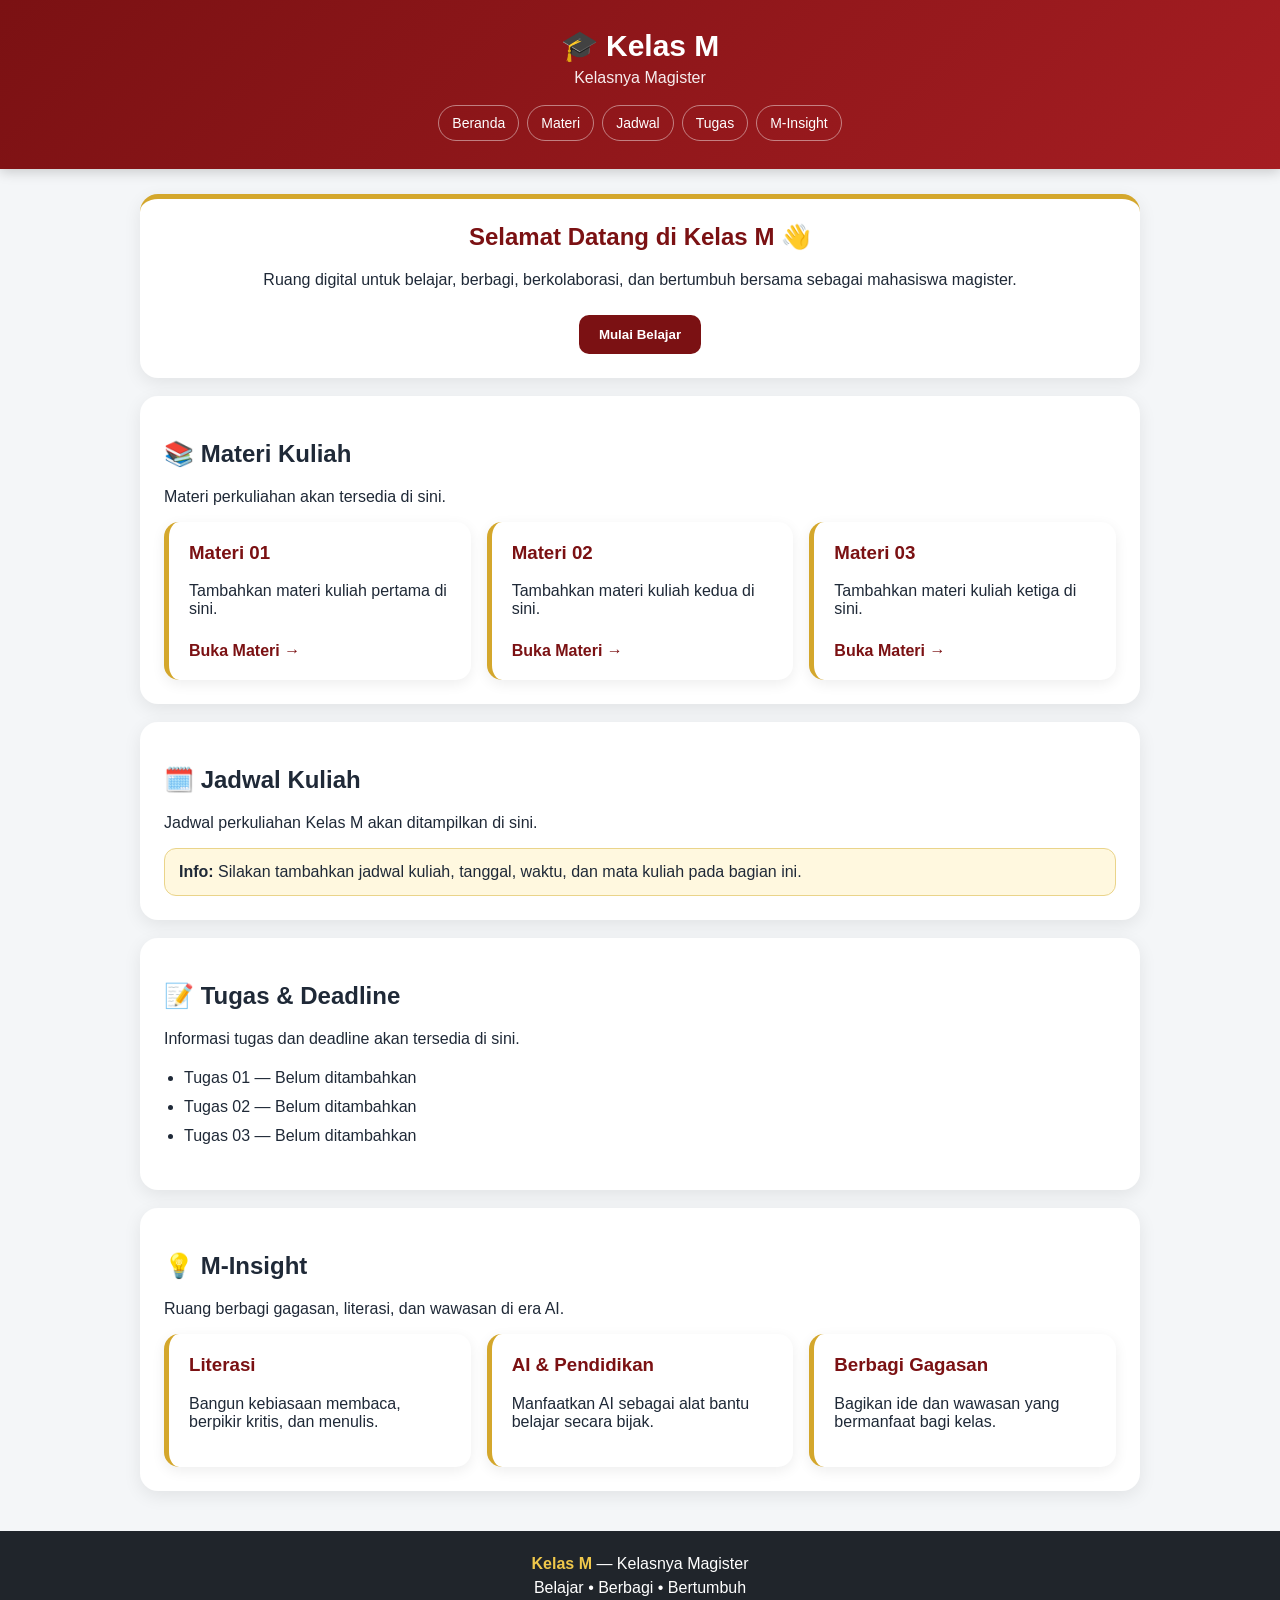
<file: index-4.html>
<!DOCTYPE html>
<html lang="id">
<head>
  <meta charset="UTF-8">
  <meta name="viewport" content="width=device-width, initial-scale=1.0">
  <title>Kelas M — Kelasnya Magister</title>
  <style>
    * { box-sizing: border-box; }
    html { scroll-behavior: smooth; }
    body {
      margin: 0;
      font-family: Arial, sans-serif;
      background: #f4f6f8;
      color: #1f2937;
    }
    header {
      background: linear-gradient(135deg, #7b1113, #a51d22);
      color: white;
      padding: 28px 18px;
      text-align: center;
      position: sticky;
      top: 0;
      z-index: 10;
      box-shadow: 0 3px 12px rgba(0,0,0,.18);
    }
    header h1 { margin: 0 0 6px; font-size: 30px; }
    header p { margin: 0; opacity: .92; }
    nav {
      margin-top: 18px;
      display: flex;
      gap: 8px;
      justify-content: center;
      flex-wrap: wrap;
    }
    nav a {
      color: white;
      text-decoration: none;
      padding: 9px 13px;
      border: 1px solid rgba(255,255,255,.45);
      border-radius: 20px;
      font-size: 14px;
    }
    nav a:hover { background: white; color: #7b1113; }
    main {
      width: min(1000px, 92%);
      margin: 25px auto 40px;
    }
    .hero, .box {
      background: white;
      border-radius: 18px;
      padding: 24px;
      margin-bottom: 18px;
      box-shadow: 0 5px 18px rgba(0,0,0,.08);
    }
    .hero {
      text-align: center;
      border-top: 5px solid #d4a72c;
    }
    .hero h2 { color: #7b1113; margin-top: 0; }
    .button {
      display: inline-block;
      border: 0;
      background: #7b1113;
      color: white;
      padding: 12px 20px;
      border-radius: 10px;
      cursor: pointer;
      font-weight: bold;
      margin-top: 10px;
    }
    .button:hover { background: #5e0d0f; }
    .grid {
      display: grid;
      grid-template-columns: repeat(auto-fit, minmax(220px, 1fr));
      gap: 16px;
    }
    .card {
      background: #fff;
      border-radius: 15px;
      padding: 20px;
      box-shadow: 0 4px 14px rgba(0,0,0,.07);
      border-left: 5px solid #d4a72c;
    }
    .card h3 { margin-top: 0; color: #7b1113; }
    .card a {
      display: inline-block;
      margin-top: 8px;
      color: #7b1113;
      font-weight: bold;
      text-decoration: none;
    }
    ul { padding-left: 20px; line-height: 1.8; }
    .notice {
      background: #fff8df;
      border: 1px solid #ead48a;
      padding: 14px;
      border-radius: 12px;
      margin-top: 12px;
    }
    footer {
      text-align: center;
      background: #20252b;
      color: white;
      padding: 24px 15px;
    }
    footer strong { color: #f0c84b; }
  </style>
</head>

<body>

<header>
  <h1>🎓 Kelas M</h1>
  <p>Kelasnya Magister</p>

  <nav>
    <a href="#home">Beranda</a>
    <a href="#materi">Materi</a>
    <a href="#jadwal">Jadwal</a>
    <a href="#tugas">Tugas</a>
    <a href="#insight">M-Insight</a>
  </nav>
</header>

<main>

  <section class="hero" id="home">
    <h2>Selamat Datang di Kelas M 👋</h2>
    <p>
      Ruang digital untuk belajar, berbagi, berkolaborasi,
      dan bertumbuh bersama sebagai mahasiswa magister.
    </p>
    <button class="button" onclick="selamatDatang()">
      Mulai Belajar
    </button>
  </section>

  <section class="box" id="materi">
    <h2>📚 Materi Kuliah</h2>
    <p>Materi perkuliahan akan tersedia di sini.</p>

    <div class="grid">
      <div class="card">
        <h3>Materi 01</h3>
        <p>Tambahkan materi kuliah pertama di sini.</p>
        <a href="#" onclick="belumTersedia(event)">Buka Materi →</a>
      </div>

      <div class="card">
        <h3>Materi 02</h3>
        <p>Tambahkan materi kuliah kedua di sini.</p>
        <a href="#" onclick="belumTersedia(event)">Buka Materi →</a>
      </div>

      <div class="card">
        <h3>Materi 03</h3>
        <p>Tambahkan materi kuliah ketiga di sini.</p>
        <a href="#" onclick="belumTersedia(event)">Buka Materi →</a>
      </div>
    </div>
  </section>

  <section class="box" id="jadwal">
    <h2>🗓️ Jadwal Kuliah</h2>
    <p>Jadwal perkuliahan Kelas M akan ditampilkan di sini.</p>

    <div class="notice">
      <strong>Info:</strong> Silakan tambahkan jadwal kuliah,
      tanggal, waktu, dan mata kuliah pada bagian ini.
    </div>
  </section>

  <section class="box" id="tugas">
    <h2>📝 Tugas & Deadline</h2>
    <p>Informasi tugas dan deadline akan tersedia di sini.</p>

    <ul>
      <li>Tugas 01 — Belum ditambahkan</li>
      <li>Tugas 02 — Belum ditambahkan</li>
      <li>Tugas 03 — Belum ditambahkan</li>
    </ul>
  </section>

  <section class="box" id="insight">
    <h2>💡 M-Insight</h2>
    <p>
      Ruang berbagi gagasan, literasi, dan wawasan di era AI.
    </p>

    <div class="grid">
      <div class="card">
        <h3>Literasi</h3>
        <p>Bangun kebiasaan membaca, berpikir kritis, dan menulis.</p>
      </div>

      <div class="card">
        <h3>AI & Pendidikan</h3>
        <p>Manfaatkan AI sebagai alat bantu belajar secara bijak.</p>
      </div>

      <div class="card">
        <h3>Berbagi Gagasan</h3>
        <p>Bagikan ide dan wawasan yang bermanfaat bagi kelas.</p>
      </div>
    </div>
  </section>

</main>

<footer>
  <div><strong>Kelas M</strong> — Kelasnya Magister</div>
  <div style="margin-top:6px;">Belajar • Berbagi • Bertumbuh</div>
</footer>

<script>
  function selamatDatang() {
    alert("Selamat datang di Kelas M! 🎓");
  }

  function belumTersedia(event) {
    event.preventDefault();
    alert("Materi ini belum tersedia. Silakan tambahkan link materinya.");
  }
</script>

</body>
</html>
</file>
